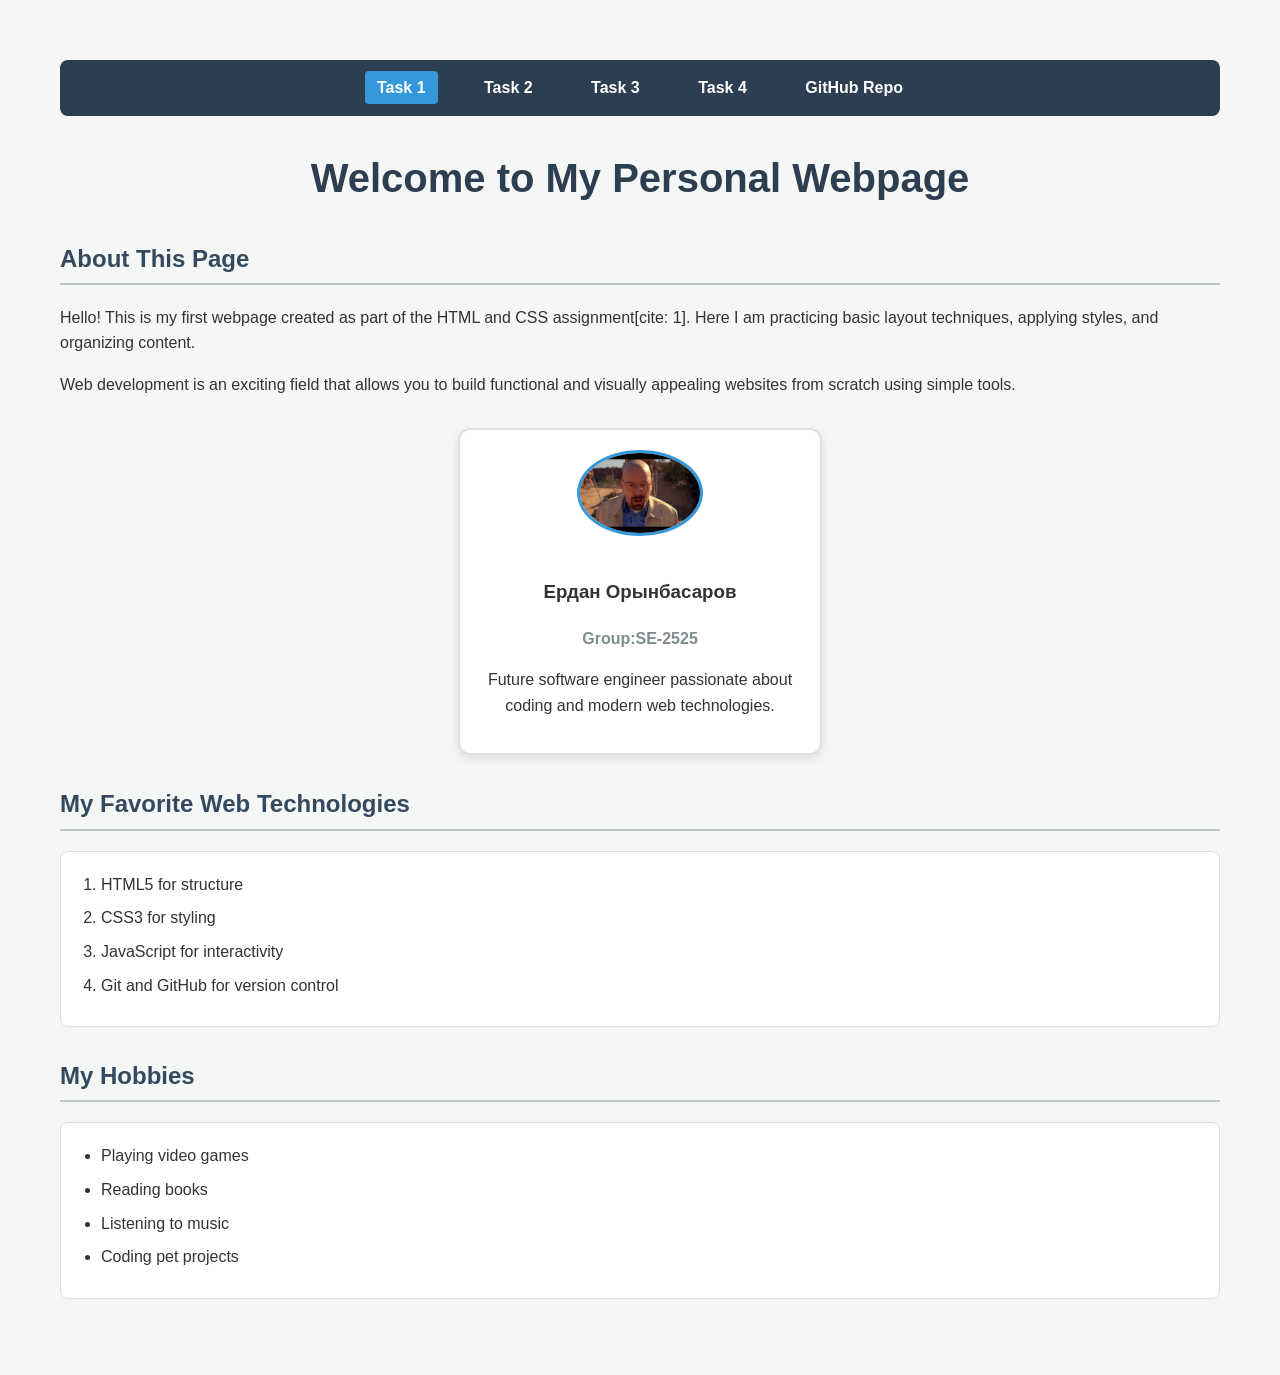
<file: index.html>
<!DOCTYPE html>
<html lang="en">
<head>
    <meta charset="UTF-8">
    <meta name="viewport" content="width=device-width, initial-scale=1.0">
    <title>Task 1 - Introduction to HTML & CSS</title>
    <link rel="stylesheet" href="styles.css">
</head>
<body>

    <nav class="navbar">
        <a href="index.html" class="active">Task 1</a>
        <a href="task2.html">Task 2</a>
        <a href="task3.html">Task 3</a>
        <a href="task4.html">Task 4</a>
        <a href="https://github.com/erdan-dotcom/assignment1_web" target="_blank">GitHub Repo</a>
    </nav>

    <h1 id="main-title">Welcome to My Personal Webpage</h1>
    
    <h2>About This Page</h2>
    
    <p>Hello! This is my first webpage created as part of the HTML and CSS assignment[cite: 1]. Here I am practicing basic layout techniques, applying styles, and organizing content.</p>
    <p>Web development is an exciting field that allows you to build functional and visually appealing websites from scratch using simple tools.</p>

    <div class="profile-card">
        <img src="WW.png" alt="Profile Picture" class="profile-img">
        <h3>Ердан Орынбасаров</h3>
        <p class="group-text">Group:SE-2525</p>
        <p>Future software engineer passionate about coding and modern web technologies.</p>
    </div>

    <h2>My Favorite Web Technologies</h2>
    <ol>
        <li>HTML5 for structure</li>
        <li>CSS3 for styling</li>
        <li>JavaScript for interactivity</li>
        <li>Git and GitHub for version control</li>
    </ol>

    <h2>My Hobbies</h2>
    <ul>
        <li>Playing video games</li>
        <li>Reading books</li>
        <li>Listening to music</li>
        <li>Coding pet projects</li>
    </ul>

</body>
</html>
</file>
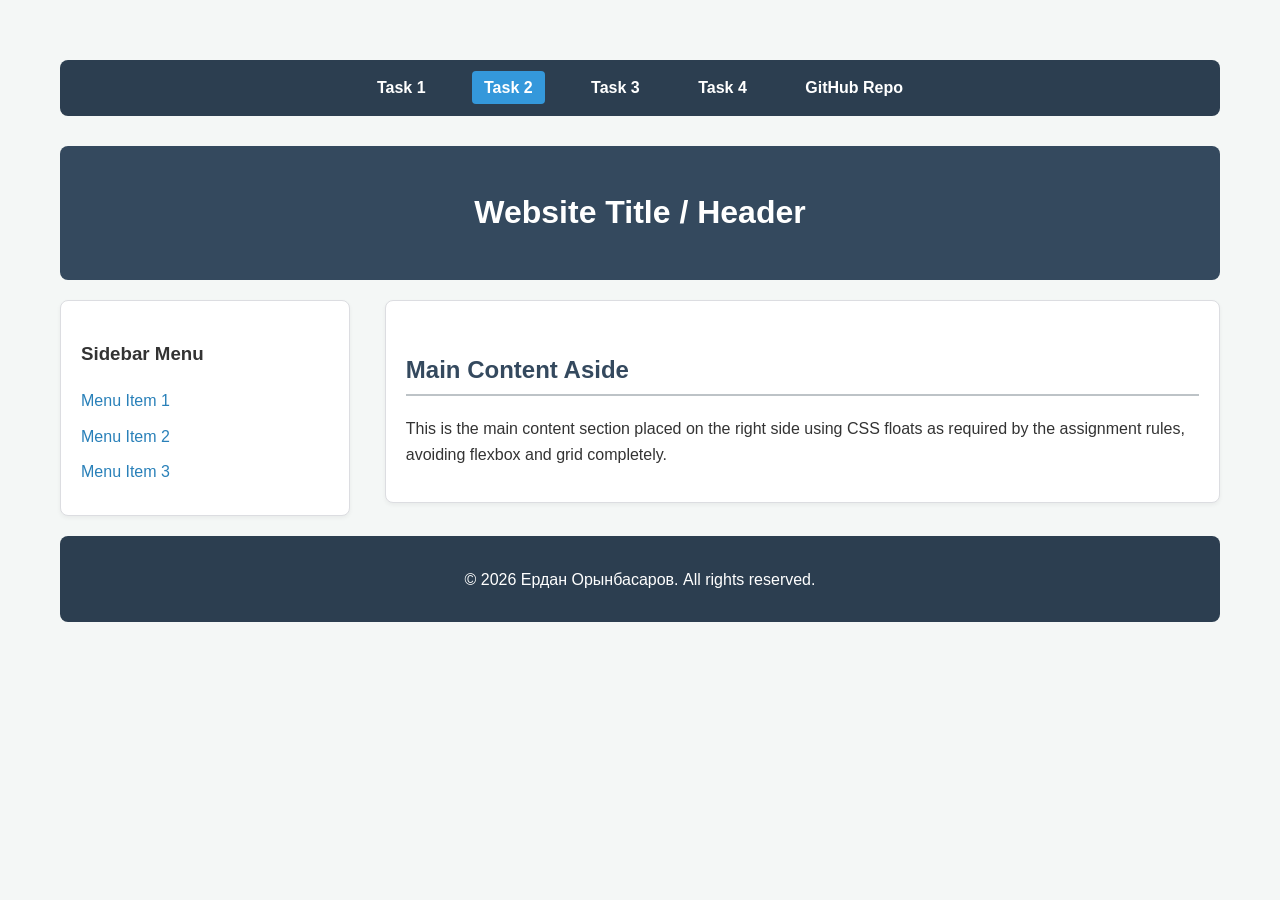
<file: task2.html>
<!DOCTYPE html>
<html lang="en">
<head>
    <meta charset="UTF-8">
    <meta name="viewport" content="width=device-width, initial-scale=1.0">
    <title>Task 2 - Simple Layout</title>
    <link rel="stylesheet" href="styles.css">
</head>
<body>

    <nav class="navbar">
        <a href="index.html">Task 1</a>
        <a href="task2.html" class="active">Task 2</a>
        <a href="task3.html">Task 3</a>
        <a href="task4.html">Task 4</a>
        <a href="https://github.com/erdan-dotcom/assignment1_web" target="_blank">GitHub Repo</a>
    </nav>

    <div class="site-header">
        <h1>Website Title / Header</h1>
    </div>

    <div class="main-container">
        <div class="sidebar">
            <h3>Sidebar Menu</h3>
            <ul>
                <li><a href="#">Menu Item 1</a></li>
                <li><a href="#">Menu Item 2</a></li>
                <li><a href="#">Menu Item 3</a></li>
            </ul>
        </div>

        <div class="aside-content">
            <h2>Main Content Aside</h2>
            <p>This is the main content section placed on the right side using CSS floats as required by the assignment rules, avoiding flexbox and grid completely.</p>
        </div>
        <div class="clear"></div>
    </div>

    <div class="site-footer">
        <p>&copy; 2026 Ердан Орынбасаров. All rights reserved.</p>
    </div>

</body>
</html>
</file>
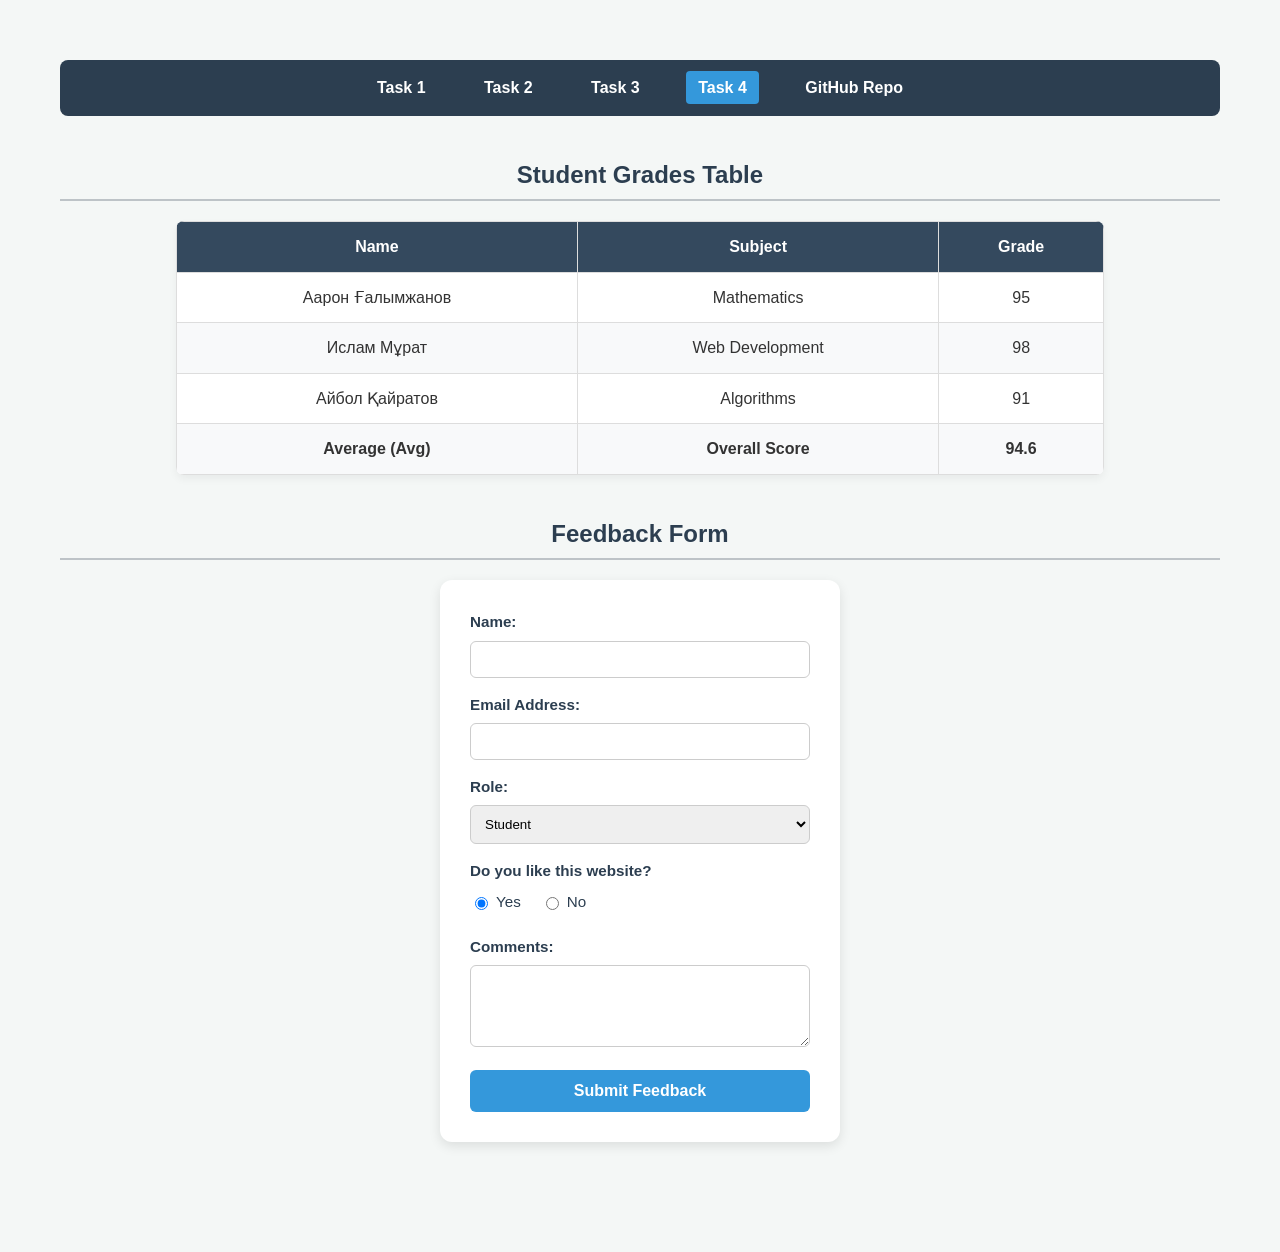
<file: task4.html>
<!DOCTYPE html>
<html lang="en">
<head>
    <meta charset="UTF-8">
    <meta name="viewport" content="width=device-width, initial-scale=1.0">
    <title>Task 4 - Table and Form</title>
    <link rel="stylesheet" href="styles.css">
</head>
<body>

    <nav class="navbar">
        <a href="index.html">Task 1</a>
        <a href="task2.html">Task 2</a>
        <a href="task3.html">Task 3</a>
        <a href="task4.html" class="active">Task 4</a>
        <a href="https://github.com/erdan-dotcom/assignment1_web" target="_blank">GitHub Repo</a>
    </nav>

    <h2 id="table-heading">Student Grades Table</h2>
    
    <table class="grades-table">
    <thead>
        <tr>
            <th>Name</th>
            <th>Subject</th>
            <th>Grade</th>
        </tr>
    </thead>
    <tbody>
        <tr>
            <td>Аарон Ғалымжанов</td>
            <td>Mathematics</td>
            <td>95</td>
        </tr>
        <tr>
            <td>Ислам Мұрат</td>
            <td>Web Development</td>
            <td>98</td>
        </tr>
        <tr>
            <td>Айбол Қайратов</td>
            <td>Algorithms</td>
            <td>91</td>
        </tr>
        <tr class="highlight-row">
            <td>Average (Avg)</td>
            <td>Overall Score</td>
            <td>94.6</td>
        </tr>
    </tbody>
</table>

    <h2 id="form-heading">Feedback Form</h2>

    <div class="form-container">
        <form class="feedback-form" id="main-form">
            <label for="name">Name:</label>
            <input type="text" id="name" name="name" required>

            <label for="email">Email Address:</label>
            <input type="email" id="email" name="email" required>

            <label for="role">Role:</label>
            <select id="role" name="role">
                <option value="student">Student</option>
                <option value="teacher">Teacher</option>
                <option value="other">Other</option>
            </select>

            <label>Do you like this website?</label>
            <div class="radio-group">
                <label><input type="radio" name="like" value="yes" checked> Yes</label>
                <label><input type="radio" name="like" value="no"> No</label>
            </div>

            <label for="comments">Comments:</label>
            <textarea id="comments" name="comments" rows="4"></textarea>

            <button type="submit" class="submit-btn">Submit Feedback</button>
        </form>
    </div>

</body>
</html>
</file>
<file: styles.css>
body {
    background-color: #f4f7f6;
    font-family: Arial, sans-serif;
    font-size: 16px;
    color: #333333;
    line-height: 1.6;
    margin: 40px;
    padding: 20px;
}

.navbar {
    background-color: #2c3e50;
    padding: 15px;
    border-radius: 8px;
    margin-bottom: 30px;
    text-align: center;
}

.navbar a {
    color: #ffffff;
    text-decoration: none;
    margin: 0 15px;
    font-weight: bold;
    padding: 8px 12px;
    border-radius: 4px;
    transition: background 0.3s ease;
}

.navbar a:hover, .navbar a.active {
    background-color: #3498db;
    color: #ffffff;
    text-decoration: none;
}

#main-title {
    color: #2c3e50;
    text-align: center;
    font-size: 2.5rem;
    margin-bottom: 10px;
}

h2 {
    color: #34495e;
    border-bottom: 2px solid #bdc3c7;
    padding-bottom: 5px;
    margin-top: 30px;
}

p {
    margin-bottom: 15px;
}

.profile-card {
    background-color: #ffffff;
    border: 2px solid #e0e0e0;
    border-radius: 12px;
    padding: 20px;
    max-width: 320px;
    margin: 30px auto;
    text-align: center;
    box-shadow: 0 4px 8px rgba(0, 0, 0, 0.1);
}

.profile-img {
    max-width: 120px;
    border-radius: 50%;
    border: 3px solid #3498db;
    margin-bottom: 15px;
}

.group-text {
    font-weight: bold;
    color: #7f8c8d;
}

ol, ul {
    background: #ffffff;
    padding: 20px 20px 20px 40px;
    border-radius: 8px;
    border: 1px solid #dcdde1;
}

li {
    margin-bottom: 8px;
}

.site-header {
    background-color: #34495e;
    color: #ffffff;
    padding: 20px;
    text-align: center;
    border-radius: 8px;
    margin-bottom: 20px;
}

.main-container {
    margin-bottom: 20px;
}

.sidebar {
    float: left;
    width: 25%;
    background-color: #ffffff;
    padding: 20px;
    border: 1px solid #dcdde1;
    border-radius: 8px;
    box-shadow: 0 2px 4px rgba(0, 0, 0, 0.05);
    box-sizing: border-box;
}

.aside-content {
    float: right;
    width: 72%;
    background-color: #ffffff;
    padding: 20px;
    border: 1px solid #dcdde1;
    border-radius: 8px;
    box-shadow: 0 2px 4px rgba(0, 0, 0, 0.05);
    box-sizing: border-box;
}

.clear {
    clear: both;
}

.site-footer {
    background-color: #2c3e50;
    color: #ffffff;
    text-align: center;
    padding: 15px;
    border-radius: 8px;
}

.sidebar ul {
    list-style: none;
    padding: 0;
    margin: 0;
    background: transparent;
    border: none;
}

.sidebar li {
    margin-bottom: 10px;
}

.sidebar a {
    color: #2980b9;
    text-decoration: none;
}

.sidebar a:hover {
    text-decoration: underline;
}

.tribute-container {
    max-width: 800px;
    margin: 0 auto;
    background: #ffffff;
    padding: 40px;
    border-radius: 12px;
    box-shadow: 0 4px 15px rgba(0, 0, 0, 0.08);
    font-family: 'Roboto', sans-serif;
}

.tribute-header {
    text-align: center;
    background: linear-gradient(135deg, #2c3e50, #34495e);
    color: white;
    padding: 30px;
    border-radius: 8px;
    margin-bottom: 30px;
}

.tribute-header h1 {
    font-family: 'Merriweather', serif;
    font-size: 2.5rem;
    margin-bottom: 10px;
}

.tribute-header h2 {
    font-weight: 400;
    font-size: 1.3rem;
    color: #ffffff; 
    margin-bottom: 5px;
    border: none;
}

.tribute-header h3 {
    font-size: 1rem;
    opacity: 0.8;
}

.image-container {
    text-align: center;
    margin-bottom: 30px;
}

.tribute-img {
    max-width: 100%;
    height: auto;
    border-radius: 8px;
    box-shadow: 0 4px 10px rgba(0, 0, 0, 0.15);
}

.img-caption {
    font-style: italic;
    color: #666;
    margin-top: 10px;
    font-size: 0.9rem;
}

.tribute-section {
    margin-bottom: 30px;
}

.tribute-section h3 {
    font-family: 'Merriweather', serif;
    color: #2c3e50;
    border-bottom: 2px solid #ecf0f1;
    padding-bottom: 8px;
    margin-bottom: 15px;
}

.tribute-section p, .tribute-section li {
    line-height: 1.7;
    color: #444;
    margin-bottom: 10px;
}

.tribute-section ol, .tribute-section ul {
    background: #fdfdfd;
    border: 1px solid #eaeaea;
    padding: 20px 20px 20px 40px;
    border-radius: 6px;
}

.tribute-footer-links {
    text-align: center;
    margin-top: 40px;
    padding-top: 20px;
    border-top: 1px solid #eaeaea;
}

.btn {
    display: inline-block;
    background-color: #3498db;
    color: white;
    padding: 12px 25px;
    border-radius: 25px;
    text-decoration: none;
    font-weight: bold;
    margin: 15px 0;
    transition: background 0.3s ease, transform 0.2s ease;
}

.reference-links {
    font-size: 0.9rem;
    color: #666;
    margin-top: 10px;
}

#table-heading, #form-heading {
    text-align: center;
    color: #2c3e50;
    margin-top: 40px;
    margin-bottom: 20px;
}


.grades-table {
    width: 80%;
    margin: 0 auto 40px auto;
    border-collapse: collapse;
    background-color: #ffffff;
    box-shadow: 0 4px 8px rgba(0, 0, 0, 0.05);
    border-radius: 8px;
    overflow: hidden;
}

.grades-table th {
    background-color: #34495e;
    color: #ffffff;
    padding: 12px;
    border: 1px solid #dddddd;
    text-align: center;
}

.grades-table td {
    padding: 12px;
    border: 1px solid #dddddd;
    text-align: center;
    color: #333333;
}

.grades-table tr:nth-child(even) {
    background-color: #f8f9fa;
}

.grades-table .highlight-row {
    background-color: #d4edda;
    font-weight: bold;
}


.form-container {
    display: flex;
    justify-content: center;
    margin-bottom: 50px;
}

.feedback-form {
    background-color: #ffffff;
    width: 400px;
    padding: 30px;
    border-radius: 12px;
    box-shadow: 0 4px 12px rgba(0, 0, 0, 0.1);
    box-sizing: border-box;
}

.feedback-form label {
    display: block;
    margin-bottom: 6px;
    font-weight: bold;
    color: #2c3e50;
    font-size: 0.95rem;
}

.feedback-form input[type="text"],
.feedback-form input[type="email"],
.feedback-form select,
.feedback-form textarea {
    width: 100%;
    padding: 10px;
    margin-bottom: 15px;
    border: 1px solid #ccc;
    border-radius: 6px;
    box-sizing: border-box;
    font-family: inherit;
}

.radio-group {
    margin-bottom: 15px;
    display: flex;
    gap: 20px;
}

.radio-group label {
    font-weight: normal;
    display: inline-flex;
    align-items: center;
    gap: 5px;
    cursor: pointer;
}

.submit-btn {
    width: 100%;
    background-color: #3498db;
    color: white;
    border: none;
    padding: 12px;
    border-radius: 6px;
    font-size: 1rem;
    font-weight: bold;
    cursor: pointer;
    transition: background-color 0.3s ease;
}

.submit-btn:hover {
    background-color: #2980b9;
}
</file>
